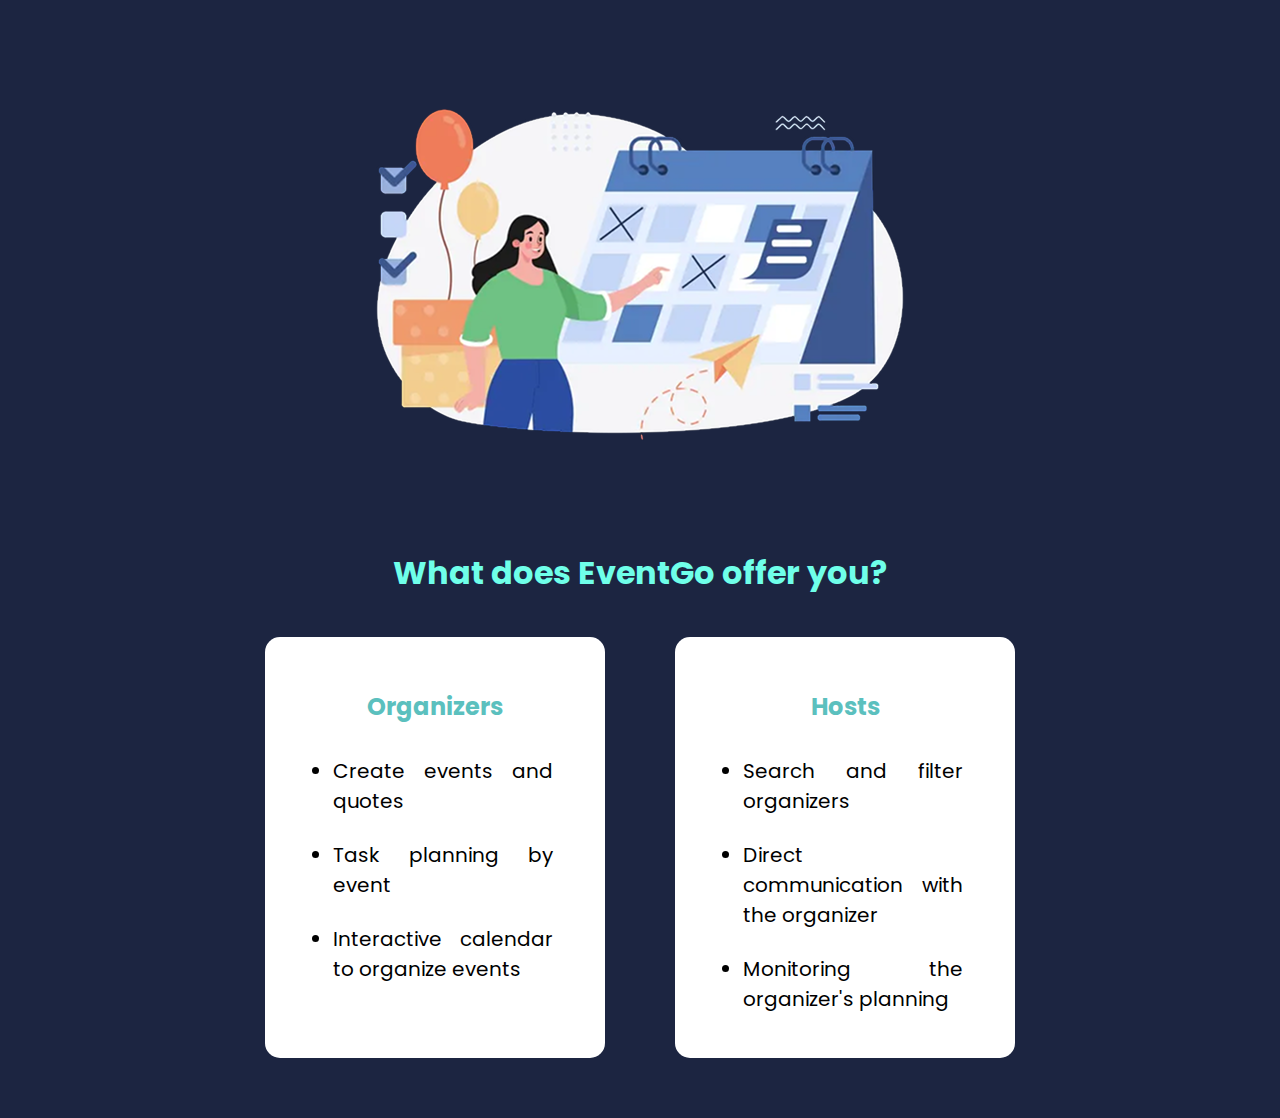
<file: public/index.html>
<!DOCTYPE html>
<html lang="en">
<head>
    <meta charset="UTF-8">
    <meta name="viewport" content="width=device-width, initial-scale=1.0">
    <meta name="description" content="EventGo is the platform that connects hosts with the perfect organizer, while organizers grow their business. With EventGo, you can connect, plan, and celebrate with complete confidence.">
    <meta name="keywords" content="Weddings and celebrations, event planning and management, comprehensive organization for hosts and organizers.">
    <meta name="author" content="Planificaa">
    <link rel="icon" href="assets/images/eventgo-icon.png" type="image/png">
    <title>EventGO</title>
    <link rel="stylesheet" href="assets/styles/style.css">
    <script defer src="assets/scripts/script.js"></script>
</head>
<body>
<!-- Header Section -->

<!-- Hero Section -->

<!-- About the product Section -->

<!-- Functionalities Section -->
<section class="functionalities" id="functionalities">
    <img src="assets/images/functionalities-section-image.png" alt="funtionalities-img">
    <div class="function-content">
        <h2>What does EventGo offer you?</h2>
        <div class="function-info">
            <div class="function-card">
                <h3>Organizers</h3>
                <ul>
                    <li>Create events and quotes</li>
                    <li>Task planning by event</li>
                    <li>Interactive calendar to organize events</li>
                </ul>
            </div>
            <div class="function-card">
                <h3>Hosts</h3>
                <ul>
                    <li>Search and filter organizers</li>
                    <li>Direct communication with the organizer</li>
                    <li>Monitoring the organizer's planning</li>
                </ul>
            </div>
        </div>
    </div>
</section>

<!--Benefits Section -->

<!-- Plans Section -->

<!-- About us Section -->

<!-- About the Team Section -->

<!-- Footer Section -->

</body>
</html>
</file>
<file: public/assets/styles/style.css>
@import url('https://fonts.googleapis.com/css2?family=Poppins:ital,wght@0,200;0,300;0,400;0,500;0,600;0,700&display=swap');

* {
    padding: 0;
    margin: 0;
    box-sizing: border-box;
    font-family: 'Poppins';
}

html {
    scroll-behavior: smooth;
}

/* Styles for Navbar Section*/
nav {
    position: sticky;
    top: 0;
    display: flex;
    justify-content: space-between;
    align-items: center;
    background-color: #3A506B;
    color: white;
    height: 10vh;
    width: 100%;
    z-index: 1000;
    padding: 0 20px;
}

nav ul {
    list-style: none;
    display: flex;
    align-items: center;
    height: 100%;
    font-weight: 500;
    transition: all 0.3s ease;
}

nav .hamburguer-icon {
    display: none;
    cursor: pointer;
    height: 40px;
    width: 40px;
    align-items: center;
    justify-content: center;
}

nav .language-switcher{
    display: flex;
}

nav .language-switcher .btn-lang{
    background-color: #1C2541;
    color: #fff;
    padding: 8px;
    border-radius: 4px;
    cursor: pointer;
}

input.btn-lang.active{
    background-color: #6FFFE9;
    color: #000;
}

.hamburguer-icon img {
    height: 70%;
}

.logo {
    height: 100%;
    display: flex;
    align-items: center;
    padding: 0 0 0 24px;
}

.logo a {
    height: 50%;
}

.logo a img {
    height: 100%;
}

nav a {
    text-decoration: none;
    color: white;
    margin-right: 24px;
}

nav ul a:hover {
    color: #6FFFE9;
    font-size: 18px;
    transition: all 0.3s ease;
}

.btn-recurrent{
    background-color: #6FFFE9;
    padding: 8px 16px;
    border-radius: 4px;
    color: #000;
}

.btn-recurrent:hover{
    color: #000;
}

/* Styles for Hero Section*/
.hero {
    min-height: 90vh;
    display: flex;
    background-color: #1C2541;
    color: white;
    justify-content: center;
    padding: 20px;
    scroll-margin-top: 10vh;
}

.hero-image img {
    max-width: 100%;
    height: auto;
}

.hero-info {
    display: flex;
    flex-direction: column;
    align-items: center;
    justify-content: center;
    width: 60vw;
    height: 100%;
}

.hero-info .title {
    font-size: 4rem;
    color: #6FFFE9;
    font-weight: 600;
    margin: 40px 0 16px 0;
}

.hero-info .slogan {
    font-size: 2rem;
    font-weight: 500;
    margin-bottom: 32px;
    text-align: center;
}

.hero-info .description {
    font-size: 2rem;
    font-weight: 300;
    text-align: center;
    margin: 0 48px 24px;
}

.call-to-action {
    display: flex;
    flex-direction: column;
    align-items: center;
    width: 100%;
}

.btn-action {
    background-color: #3A506B;
    padding: 16px 40px;
    margin: 16px 0;
    text-decoration: none;
    color: #fff;
    border-radius: 10px;
    max-width: 400px;
    width: 100%;
    text-align: center;
    font-size: 1.25rem;
}

.btn-action:hover {
    background-color: #5BC0BE;
    transition: all 0.3s ease;
}

/* Styles for Benefits Section*/

/* Estilos Benefits and Functionalities Section */

.benefits{
    display: flex;
    padding: 40px 20px;
    min-height: 600px;
    align-items: center;
    flex-wrap: wrap;
    justify-content: center;
    scroll-margin-top: 10vh;
    background-color: #fff;
}

.benefits img{
    max-width: 100%;
    height: auto;
    margin: 20px 0;
}

.benefits-content{
    width: 100%;
    max-width: 800px;
    display: flex;
    flex-direction: column;
    justify-content: center;

}

.benefits-content h2{
    font-size: 2em;
    text-align: center;
    margin: 40px 0;
    color: #5BC0BE;
}

.benefits-content .benefits-info{
    display: flex;
    flex-wrap: wrap;
    justify-content: space-around;
    gap: 20px;
}

.benefits-card{
    border-radius: 15px;
    width: 340px;
    height: auto;
    min-height: 350px;
    padding: 20px;
    margin-bottom: 20px;
    background-color: #1C2541;
}

.benefits-card h3 {
    font-size: 1.5em;
    color: #6FFFE9;
    text-align: center;
    margin: 32px 0;
}

.benefits-card ul li {
    margin: 0 32px 24px 48px;
    text-align: justify;
    font-size: 1.25em;
    color: #fff;
}

/* Styles for Functionalities Section*/
.functionalities {
    display: flex;
    padding: 40px 20px;
    min-height: 600px;
    align-items: center;
    flex-wrap: wrap;
    justify-content: center;
    scroll-margin-top: 10vh;
    background-color: #1C2541;
}

.functionalities img {
    max-width: 100%;
    height: auto;
    margin: 20px 0;
}

.function-content {
    width: 100%;
    max-width: 800px;
    display: flex;
    flex-direction: column;
    justify-content: center;
}

.function-content li {
    color: #000;
}


.function-content h2 {
    color: #6FFFE9;
    margin: 40px 0;
    font-size: 2em;
    text-align: center;
}

.function-content .function-info{
    display: flex;
    flex-wrap: wrap;
    justify-content: space-around;
    gap: 20px;
}

.function-card {
    border-radius: 15px;
    width: 340px;
    height: auto;
    min-height: 350px;
    padding: 20px;
    margin-bottom: 20px;
    background-color: #fff;
}

.function-card ul li {
    margin: 0 32px 24px 48px;
    text-align: justify;
    font-size: 1.25em;
}

.function-info .function-card h3 {
    font-size: 1.5em;
    color: #5BC0BE;
    text-align: center;
    margin: 32px 0;
}


/* Styles for Plans Section*/


.plans {
    display: flex;
    flex-wrap: wrap;
    flex-direction: column;
    min-height: 800px;
    padding: 40px 20px;
    background-color: #1C2541;
    scroll-margin-top: 10vh;
}

.plans h2{
    color: #5BC0BE;
    font-size: 2em;
    text-align: center;
    margin: 40px 0 8px 0;
}

.plans h4, .about-us h4, .about-product h4 {
    margin: 0 0 32px 0;
    font-size: 1.25em;
    font-weight: 400;
    text-align: center;
    padding: 0 20px;
}

.plan-card h3 {
    margin: 48px 0 24px 0;
    font-size: 1.5em;
    color: #5BC0BE;
    text-align: center;
}

.plan-card .plan-desc {
    margin: 32px 0 24px;
    font-size: 1.25em;
    text-align: justify;
    padding: 0 10px;
}


.plans .plan-content {
    display: flex;
    justify-content: center;
    flex-wrap: wrap;
    gap: 20px;
}

.plan-card {
    display: flex;
    flex-direction: column;
    align-items: center;
    background-color: #fff;
    width: 100%;
    max-width: 380px;
    padding: 20px;
    min-height: 550px;
    border-radius: 15px;
    color: #000;
    margin-bottom: 20px;
}

.plans h4{
    color: #fff;
}

.plan-price {
    font-size: 2em;
    font-weight: 600;
    text-align: center;
}

.plan-time {
    font-size: 1.25em;
    text-align: center;
    color: #5BC0BE;
}

.plan-detail {
    color: #5BC0BE;
    padding-left: 1.5rem;
}

.plan-card-btn {
    text-decoration: none;
    color: #fff;
    font-size: 20px;
    font-weight: 500;
    padding: 16px 48px;
    background-color: #3A506B;
    border-radius: 8px;
    text-align: center;
    margin-top: auto;
    margin-bottom: 20px;
}

.plan-card-btn:hover {
    background-color: #5BC0BE;
    transition: all 0.3s ease;
}


/* Styles for About us Section*/

.about-us {
    display: flex;
    flex-wrap: wrap;
    flex-direction: column;
    align-items: center;
    padding: 40px 20px;
    background-color: #fff;
    color: #000;
    scroll-margin-top: 10vh;
}

.about-us h2{
    color: #5BC0BE;
    font-size: 2em;
    text-align: center;
    margin: 40px 0 8px 0;
}

.about-us h4 {
    color: #000;
    font-size: 1.25em;
    font-weight: 400;
    text-align: center;
    padding: 0 20px;
    margin: 0 0 32px 0;
}

.about-us .startup-profile {
    display: flex;
    flex-direction: column;
    max-width: 600px;
    width: 100%;
    margin-bottom: 48px;
    align-items: center;
    justify-content: center;
}

.about-us .startup-info {
    font-size: 1em;
    color: #000;
    margin: 20px 0;
    text-align: justify;
    padding: 0 20px;
}

.about-us .startup-img {
    width: 150px;
    height: 150px;
}

.about-us .profile-list {
    display: flex;
    justify-content: center;
    flex-wrap: wrap;
    gap: 20px;
    width: 100%;
    margin-bottom: 48px;
}

.profile-list .profile-item {
    display: flex;
    flex-direction: column;
    align-items: center;
    width: 180px;
    text-align: center;
    margin: 10px;
}

.profile-item .profile-name {
    color: #000;
    font-weight: 500;
    margin: 16px 0 0 0;
}

.profile-item .profile-role {
    color: #5BC0BE;
    font-weight: 500;
}

.about-us img {
    width: 100px;
    height: 100px;
    border-radius: 50%;
    object-fit: cover;
}

/* Styles for About the product Section*/

.about-product {
    display: flex;
    align-items: center;
    flex-wrap: wrap;
    flex-direction: column;
    min-height: 400px;
    padding: 40px 20px;
    background-color: #fff;
    scroll-margin-top: 10vh;
}

.about-product h2 {
    color: #5BC0BE;
    font-size: 2em;
    text-align: center;
    margin: 40px 0 8px 0;
}


.about-product h4 {
    margin: 0 0 32px 0;
    font-size: 1.25em;
    font-weight: 400;
    text-align: center;
    padding: 0 20px;
}

.video-about-product {
    position: relative;
    width: 60%;
    max-width: 800px;
    padding-bottom: 30%;
    height: 0;
    overflow: hidden;
}

.video-about-product iframe {
    position: absolute;
    top: 0;
    left: 0;
    width: 100%;
    height: 100%;
}


/* Styles for About the team Section*/

.about-the-team {
    display: flex;
    align-items: center;
    flex-wrap: wrap;
    min-height: 400px;
    padding: 40px 20px;
    background-color: #1C2541;
    scroll-margin-top: 10vh;
}

.about-the-team .content{
    flex: 1 1 400px;
    max-width: 600px;
    padding: 20px;
}

.content .btn-action {
    font-size: 1em;
}

.about-the-team h2 {
    color: #5BC0BE;
    font-size: 2em;
    text-align: center;
    margin: 40px 0 8px 0;
}


.about-the-team h4 {
    margin: 0 0 32px 0;
    font-size: 1.25em;
    font-weight: 400;
    text-align: center;
    padding: 0 20px;
    color: #fff;
}

.video-about-the-team {

    position: relative;
    width: 60%;
    max-width: 800px;
    padding-bottom: 30%;
    height: 0;
    overflow: hidden;
}

.video-about-the-team iframe {
    position: absolute;
    top: 0;
    left: 0;
    width: 100%;
    height: 100%;
}



/* Styles for footer section*/
footer {
    display: flex;
    flex-direction: column;
    background-color: #3A506B;
    padding: 24px 20px 8px;
}

.footer-content {
    display: grid;
    grid-template-columns: repeat(auto-fit, minmax(250px, 1fr));
    gap: 2rem;
    font-size: 1em;
    margin-bottom: 24px;
}

.footer-content .logo {
    width: 80%;
    height: auto;
    margin: auto;
    padding: 0;
    display: flex;
    justify-content: center;
}

.footer-content .footer-contact {
    display: flex;
    flex-direction: column;
    justify-content: center;
    margin: auto;
}

.footer-contact span {
    font-size: 1.25em;
    color: #6FFFE9;
    margin-bottom: 8px;
    font-weight: 500;
}

.footer-contact p {
    color: #fff;
    margin-bottom: 16px;
}

.footer-content .footer-navbar {
    display: flex;
    flex-direction: column;
    align-items: center;
    justify-content: center;
    color: #fff;
}

.footer-navbar ul {
    list-style: none;
    padding: 0;
}

.footer-navbar ul li {
    margin-bottom: 10px;
    text-align: center;
}

.footer-navbar ul li a {
    color: #fff;
    text-decoration: none;
}

.footer-navbar ul li a:hover {
    color: #6FFFE9;
    font-weight: 500;
}

.footer-social-networks {
    display: flex;
    flex-direction: column;
    justify-content: center;
    align-items: center;
    margin: auto;
}

.footer-social-networks p {
    font-size: 1.25em;
    color: #6FFFE9;
    font-weight: 500;
    margin-bottom: 8px;
    text-align: center;
}

.network-icons {
    display: flex;
    justify-content: center;
    flex-wrap: wrap;
}

.footer-social-networks i {
    color: #fff;
    margin: 10px;
    cursor: pointer;
}

.footer-social-networks i:hover {
    color: #6FFFE9;
    transform: scale(1.1);
    transition: all 0.3s ease;
}

footer .copyright {
    text-align: center;
    color: #6FFFE9;
    margin-top: 20px;
}

/* Mobile Menu */
.mobile-menu {
    position: fixed;
    top: 10vh;
    left: 0;
    width: 100%;
    background-color: #3A506B;
    display: none;
    flex-direction: column;
    z-index: 999;
    padding: 20px 0;
    box-shadow: 0 5px 10px rgba(0, 0, 0, 0.2);
}

.mobile-menu .btn-lang {
    background-color: #1C2541;
    color: #fff;
    padding: 12px;
    font-size: 16px;
    border-radius: 4px;
    cursor: pointer;
}

.mobile-menu.active {
    display: flex;
}

.mobile-menu li {
    list-style: none;
    padding: 15px 20px;
    text-align: center;
}

.mobile-menu li a {
    color: white;
    text-decoration: none;
    font-weight: 500;
    font-size: 1.1rem;
}

.mobile-menu li a:hover {
    color: #6FFFE9;
}

/* Responsive Media Queries */
@media (max-width: 1200px) {
    .hero-info .title {
        font-size: 3.5rem;
    }

    .hero-info .slogan,
    .hero-info .description {
        font-size: 1.75rem;
    }

    .video-about-product {
        width: 100%;
        max-width: 500px;
        padding-bottom: 30%;
    }
}

@media (max-width: 992px) {
    .hero {
        flex-direction: column;
    }

    .hero-image, .hero-info {
        width: 90%;
        margin: 0 auto;
    }

    .hero-info .title {
        font-size: 3rem;
        margin: 20px 0 10px 0;
    }

    .hero-info .slogan {
        font-size: 1.5rem;
    }

    .hero-info .description {
        font-size: 1.5rem;
        margin: 0 20px 20px;
    }

    .benefits, .functionalities {
        flex-direction: column;
    }

    .benefits img, .functionalities img {
        order: 2;
    }

    .startup-profile {
        flex-direction: column;
        text-align: center;
    }

    .video-about-product {
        width: 70%;
        max-width: 800px;
        padding-bottom: 40%;
    }
}

@media (max-width: 768px) {
    nav .hamburguer-icon {
        display: flex;
    }

    nav ul {
        display: none;
    }

    .hero-info .title {
        font-size: 2.5rem;
    }

    .hero-info .slogan,
    .hero-info .description {
        font-size: 1.25rem;
    }

    .btn-action {
        width: 90%;
        padding: 12px 20px;
        font-size: 1rem;
    }

    .benefits-card, .function-card {
        width: 100%;
        max-width: 340px;
    }

    .video-about-product {
        width: 80%;
        max-width: 800px;
        padding-bottom: 56.25%;
    }
}

@media (max-width: 576px) {
    .hero-info .title {
        font-size: 2rem;
    }

    .hero-info .slogan {
        font-size: 1rem;
    }

    .hero-info .description {
        font-size: 1rem;
        margin: 0 10px 20px;
    }

    h2 {
        font-size: 1.5em;
    }

    h3 {
        font-size: 1.2em;
    }

    h4 {
        font-size: 1em;
    }

    .benefits-card ul li,
    .function-card ul li {
        font-size: 1em;
        margin: 0 20px 16px 30px;
    }

    .plan-card .plan-desc {
        font-size: 1em;
    }

    .plan-card-btn {
        font-size: 1rem;
        padding: 12px 24px;
    }
}
</file>
